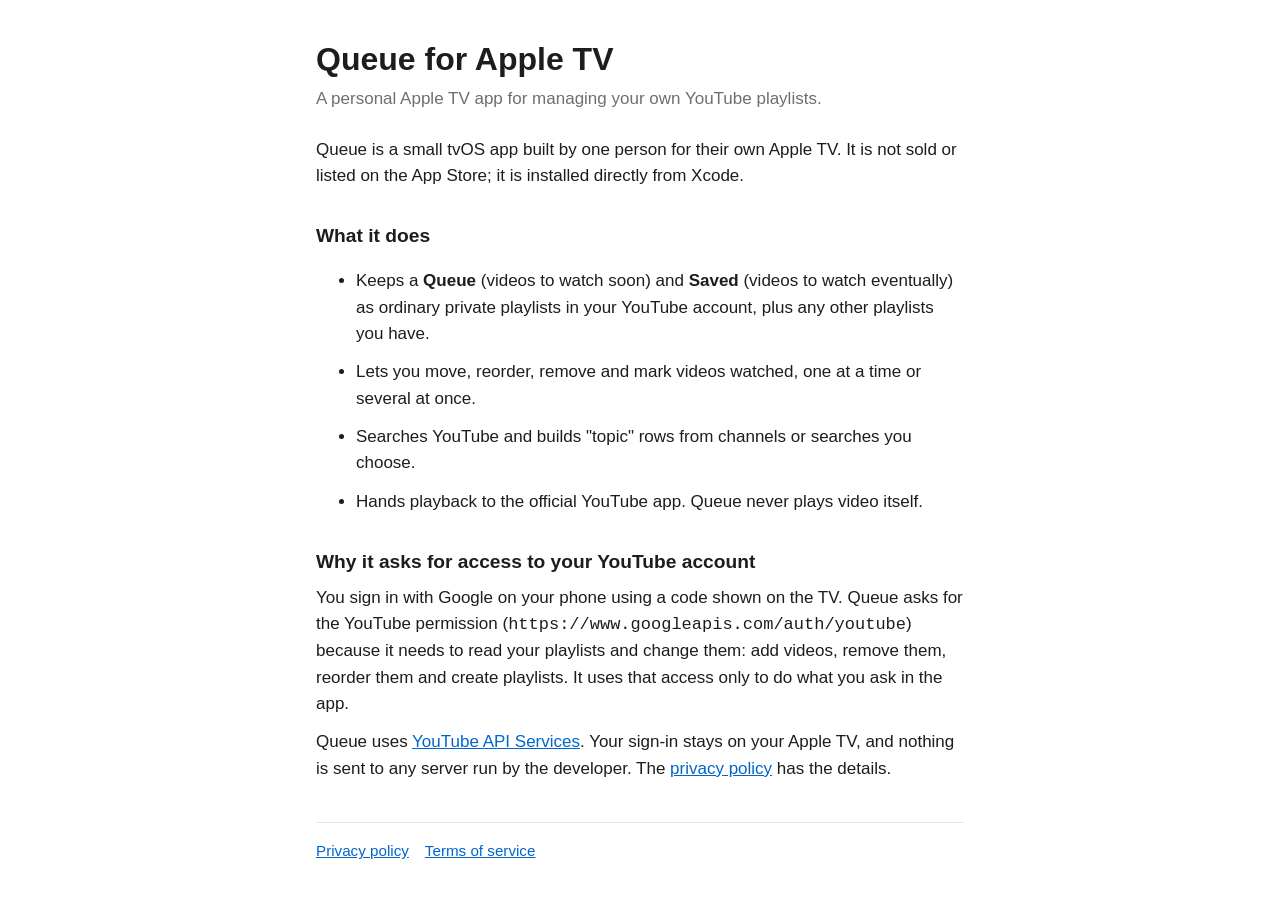
<file: index.html>
<!doctype html>
<html lang="en">
<head>
<meta charset="utf-8">
<meta name="viewport" content="width=device-width, initial-scale=1">
<title>Queue for Apple TV</title>
<meta name="description" content="Queue is a personal Apple TV app for managing your own YouTube playlists.">
<link rel="stylesheet" href="style.css">
</head>
<body>
<main>
<h1>Queue for Apple TV</h1>
<p class="sub">A personal Apple TV app for managing your own YouTube playlists.</p>

<p>Queue is a small tvOS app built by one person for their own Apple TV. It is not sold or listed on the App Store; it is installed directly from Xcode.</p>

<h2>What it does</h2>
<ul>
<li>Keeps a <strong>Queue</strong> (videos to watch soon) and <strong>Saved</strong> (videos to watch eventually) as ordinary private playlists in your YouTube account, plus any other playlists you have.</li>
<li>Lets you move, reorder, remove and mark videos watched, one at a time or several at once.</li>
<li>Searches YouTube and builds "topic" rows from channels or searches you choose.</li>
<li>Hands playback to the official YouTube app. Queue never plays video itself.</li>
</ul>

<h2>Why it asks for access to your YouTube account</h2>
<p>You sign in with Google on your phone using a code shown on the TV. Queue asks for the YouTube permission (<code>https://www.googleapis.com/auth/youtube</code>) because it needs to read your playlists and change them: add videos, remove them, reorder them and create playlists. It uses that access only to do what you ask in the app.</p>
<p>Queue uses <a href="https://developers.google.com/youtube/terms/api-services-terms-of-service">YouTube API Services</a>. Your sign-in stays on your Apple TV, and nothing is sent to any server run by the developer. The <a href="privacy.html">privacy policy</a> has the details.</p>

<nav>
<a href="privacy.html">Privacy policy</a>
<a href="terms.html">Terms of service</a>
</nav>
</main>
</body>
</html>
</file>
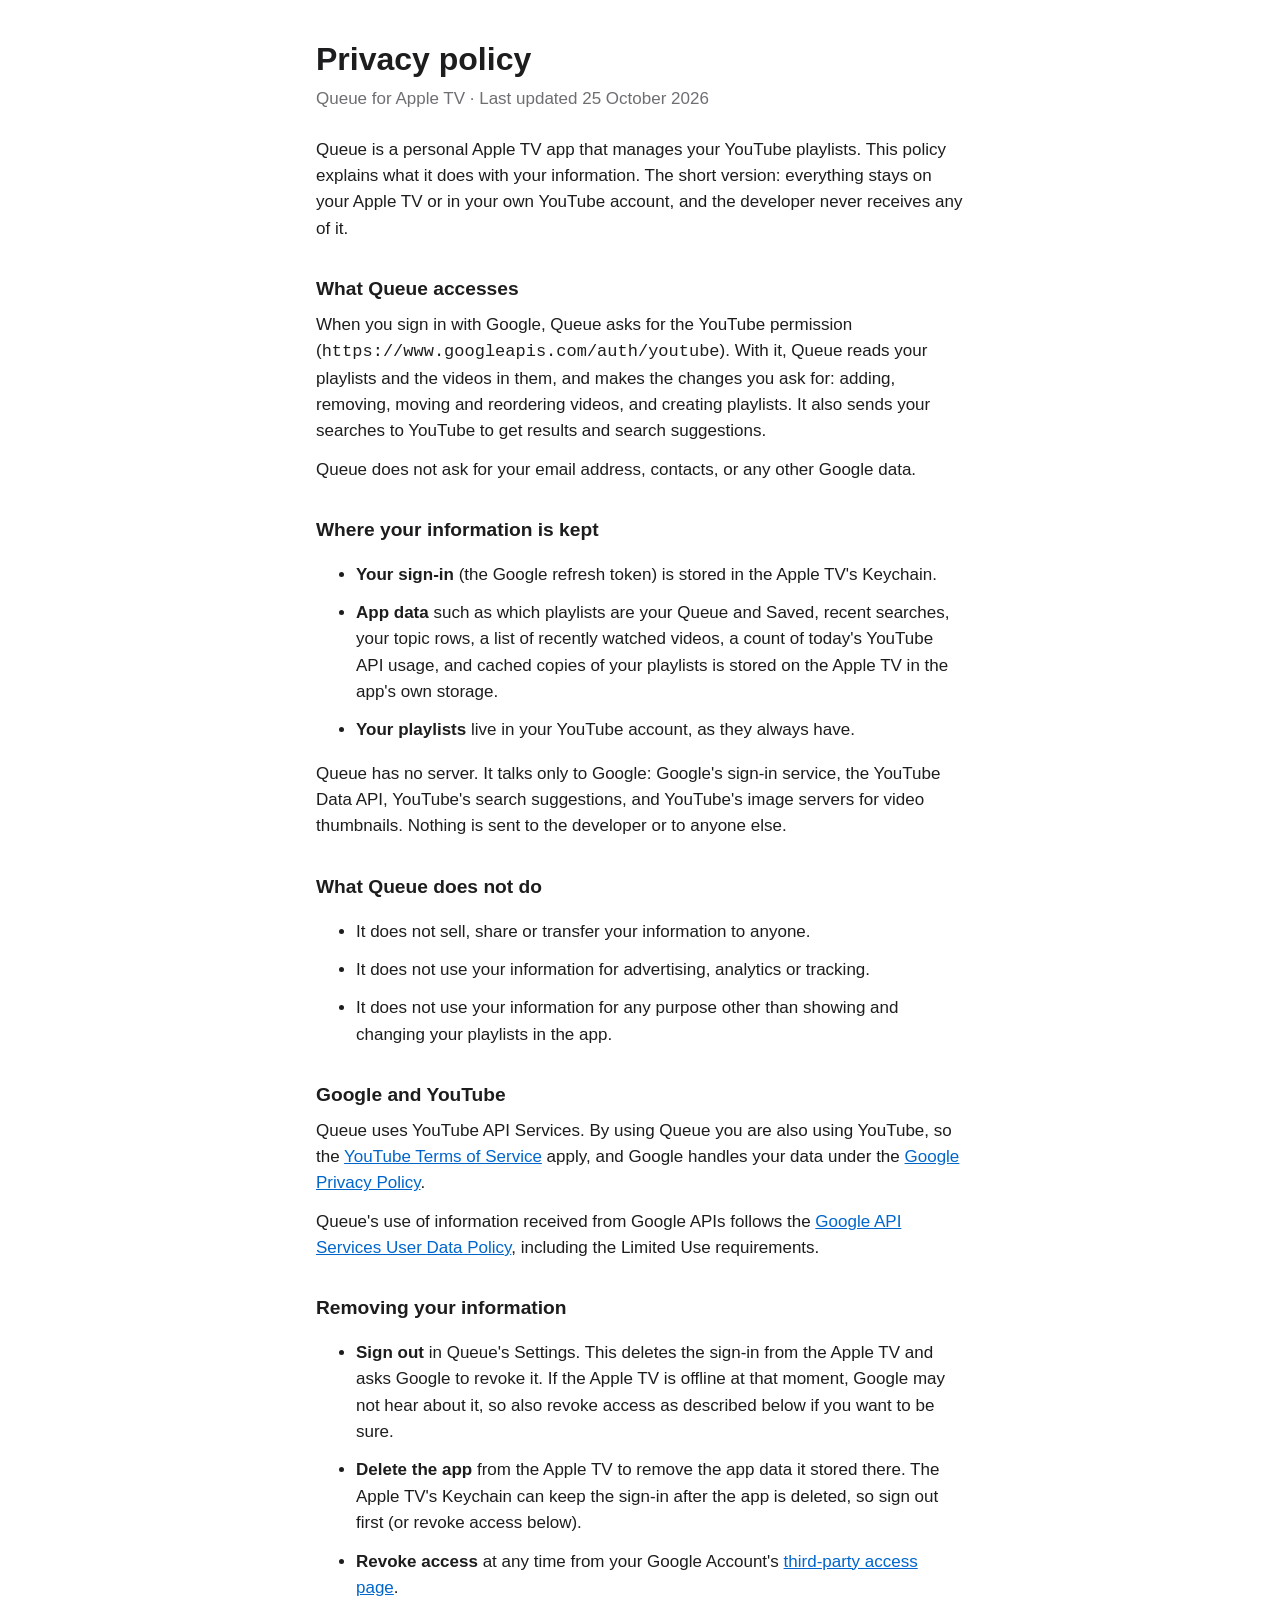
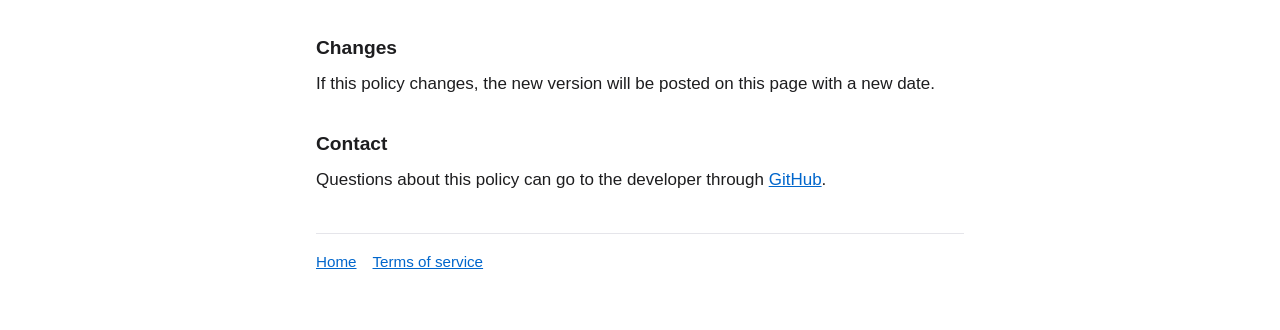
<file: privacy.html>
<!doctype html>
<html lang="en">
<head>
<meta charset="utf-8">
<meta name="viewport" content="width=device-width, initial-scale=1">
<title>Queue Privacy Policy</title>
<link rel="stylesheet" href="style.css">
</head>
<body>
<main>
<h1>Privacy policy</h1>
<p class="sub">Queue for Apple TV · Last updated 25 October 2026</p>

<p>Queue is a personal Apple TV app that manages your YouTube playlists. This policy explains what it does with your information. The short version: everything stays on your Apple TV or in your own YouTube account, and the developer never receives any of it.</p>

<h2>What Queue accesses</h2>
<p>When you sign in with Google, Queue asks for the YouTube permission (<code>https://www.googleapis.com/auth/youtube</code>). With it, Queue reads your playlists and the videos in them, and makes the changes you ask for: adding, removing, moving and reordering videos, and creating playlists. It also sends your searches to YouTube to get results and search suggestions.</p>
<p>Queue does not ask for your email address, contacts, or any other Google data.</p>

<h2>Where your information is kept</h2>
<ul>
<li><strong>Your sign-in</strong> (the Google refresh token) is stored in the Apple TV's Keychain.</li>
<li><strong>App data</strong> such as which playlists are your Queue and Saved, recent searches, your topic rows, a list of recently watched videos, a count of today's YouTube API usage, and cached copies of your playlists is stored on the Apple TV in the app's own storage.</li>
<li><strong>Your playlists</strong> live in your YouTube account, as they always have.</li>
</ul>
<p>Queue has no server. It talks only to Google: Google's sign-in service, the YouTube Data API, YouTube's search suggestions, and YouTube's image servers for video thumbnails. Nothing is sent to the developer or to anyone else.</p>

<h2>What Queue does not do</h2>
<ul>
<li>It does not sell, share or transfer your information to anyone.</li>
<li>It does not use your information for advertising, analytics or tracking.</li>
<li>It does not use your information for any purpose other than showing and changing your playlists in the app.</li>
</ul>

<h2>Google and YouTube</h2>
<p>Queue uses YouTube API Services. By using Queue you are also using YouTube, so the <a href="https://www.youtube.com/t/terms">YouTube Terms of Service</a> apply, and Google handles your data under the <a href="https://policies.google.com/privacy">Google Privacy Policy</a>.</p>
<p>Queue's use of information received from Google APIs follows the <a href="https://developers.google.com/terms/api-services-user-data-policy">Google API Services User Data Policy</a>, including the Limited Use requirements.</p>

<h2>Removing your information</h2>
<ul>
<li><strong>Sign out</strong> in Queue's Settings. This deletes the sign-in from the Apple TV and asks Google to revoke it. If the Apple TV is offline at that moment, Google may not hear about it, so also revoke access as described below if you want to be sure.</li>
<li><strong>Delete the app</strong> from the Apple TV to remove the app data it stored there. The Apple TV's Keychain can keep the sign-in after the app is deleted, so sign out first (or revoke access below).</li>
<li><strong>Revoke access</strong> at any time from your Google Account's <a href="https://security.google.com/settings/security/permissions">third-party access page</a>.</li>
</ul>

<h2>Changes</h2>
<p>If this policy changes, the new version will be posted on this page with a new date.</p>

<h2>Contact</h2>
<p>Questions about this policy can go to the developer through <a href="https://github.com/shostakov">GitHub</a>.</p>

<nav>
<a href="index.html">Home</a>
<a href="terms.html">Terms of service</a>
</nav>
</main>
</body>
</html>
</file>
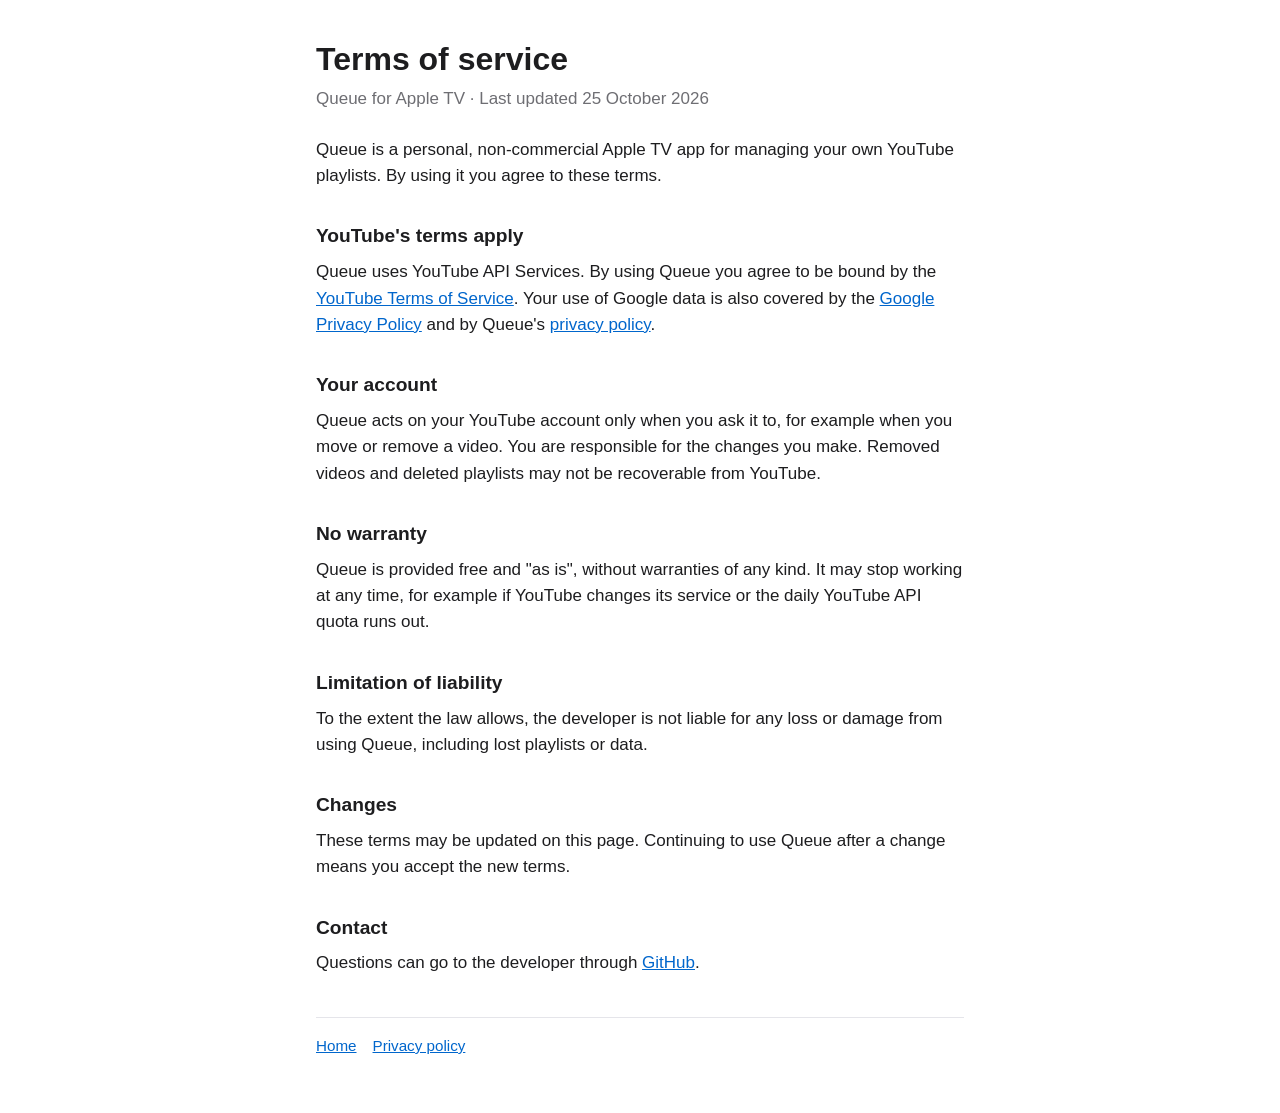
<file: terms.html>
<!doctype html>
<html lang="en">
<head>
<meta charset="utf-8">
<meta name="viewport" content="width=device-width, initial-scale=1">
<title>Queue Terms of Service</title>
<link rel="stylesheet" href="style.css">
</head>
<body>
<main>
<h1>Terms of service</h1>
<p class="sub">Queue for Apple TV · Last updated 25 October 2026</p>

<p>Queue is a personal, non-commercial Apple TV app for managing your own YouTube playlists. By using it you agree to these terms.</p>

<h2>YouTube's terms apply</h2>
<p>Queue uses YouTube API Services. By using Queue you agree to be bound by the <a href="https://www.youtube.com/t/terms">YouTube Terms of Service</a>. Your use of Google data is also covered by the <a href="https://policies.google.com/privacy">Google Privacy Policy</a> and by Queue's <a href="privacy.html">privacy policy</a>.</p>

<h2>Your account</h2>
<p>Queue acts on your YouTube account only when you ask it to, for example when you move or remove a video. You are responsible for the changes you make. Removed videos and deleted playlists may not be recoverable from YouTube.</p>

<h2>No warranty</h2>
<p>Queue is provided free and "as is", without warranties of any kind. It may stop working at any time, for example if YouTube changes its service or the daily YouTube API quota runs out.</p>

<h2>Limitation of liability</h2>
<p>To the extent the law allows, the developer is not liable for any loss or damage from using Queue, including lost playlists or data.</p>

<h2>Changes</h2>
<p>These terms may be updated on this page. Continuing to use Queue after a change means you accept the new terms.</p>

<h2>Contact</h2>
<p>Questions can go to the developer through <a href="https://github.com/shostakov">GitHub</a>.</p>

<nav>
<a href="index.html">Home</a>
<a href="privacy.html">Privacy policy</a>
</nav>
</main>
</body>
</html>
</file>
<file: style.css>
:root { --bg: #ffffff; --fg: #1d1d1f; --muted: #6e6e73; --link: #0066cc; --rule: #e5e5ea; }
@media (prefers-color-scheme: dark) {
  :root { --bg: #111113; --fg: #f5f5f7; --muted: #a1a1a6; --link: #4da3ff; --rule: #2c2c2e; }
}
* { box-sizing: border-box; }
body { margin: 0; background: var(--bg); color: var(--fg); font: 17px/1.55 -apple-system, BlinkMacSystemFont, "Segoe UI", Roboto, sans-serif; }
main { max-width: 680px; margin: 0 auto; padding: 40px 16px 56px; }
h1 { font-size: 2rem; line-height: 1.2; margin: 0 0 8px; }
h2 { font-size: 1.2rem; margin: 32px 0 8px; }
p, li { margin: 0 0 12px; }
a { color: var(--link); }
.sub { color: var(--muted); margin-bottom: 24px; }
nav { display: flex; gap: 16px; flex-wrap: wrap; border-top: 1px solid var(--rule); margin-top: 40px; padding-top: 16px; font-size: 0.95rem; }
</file>
